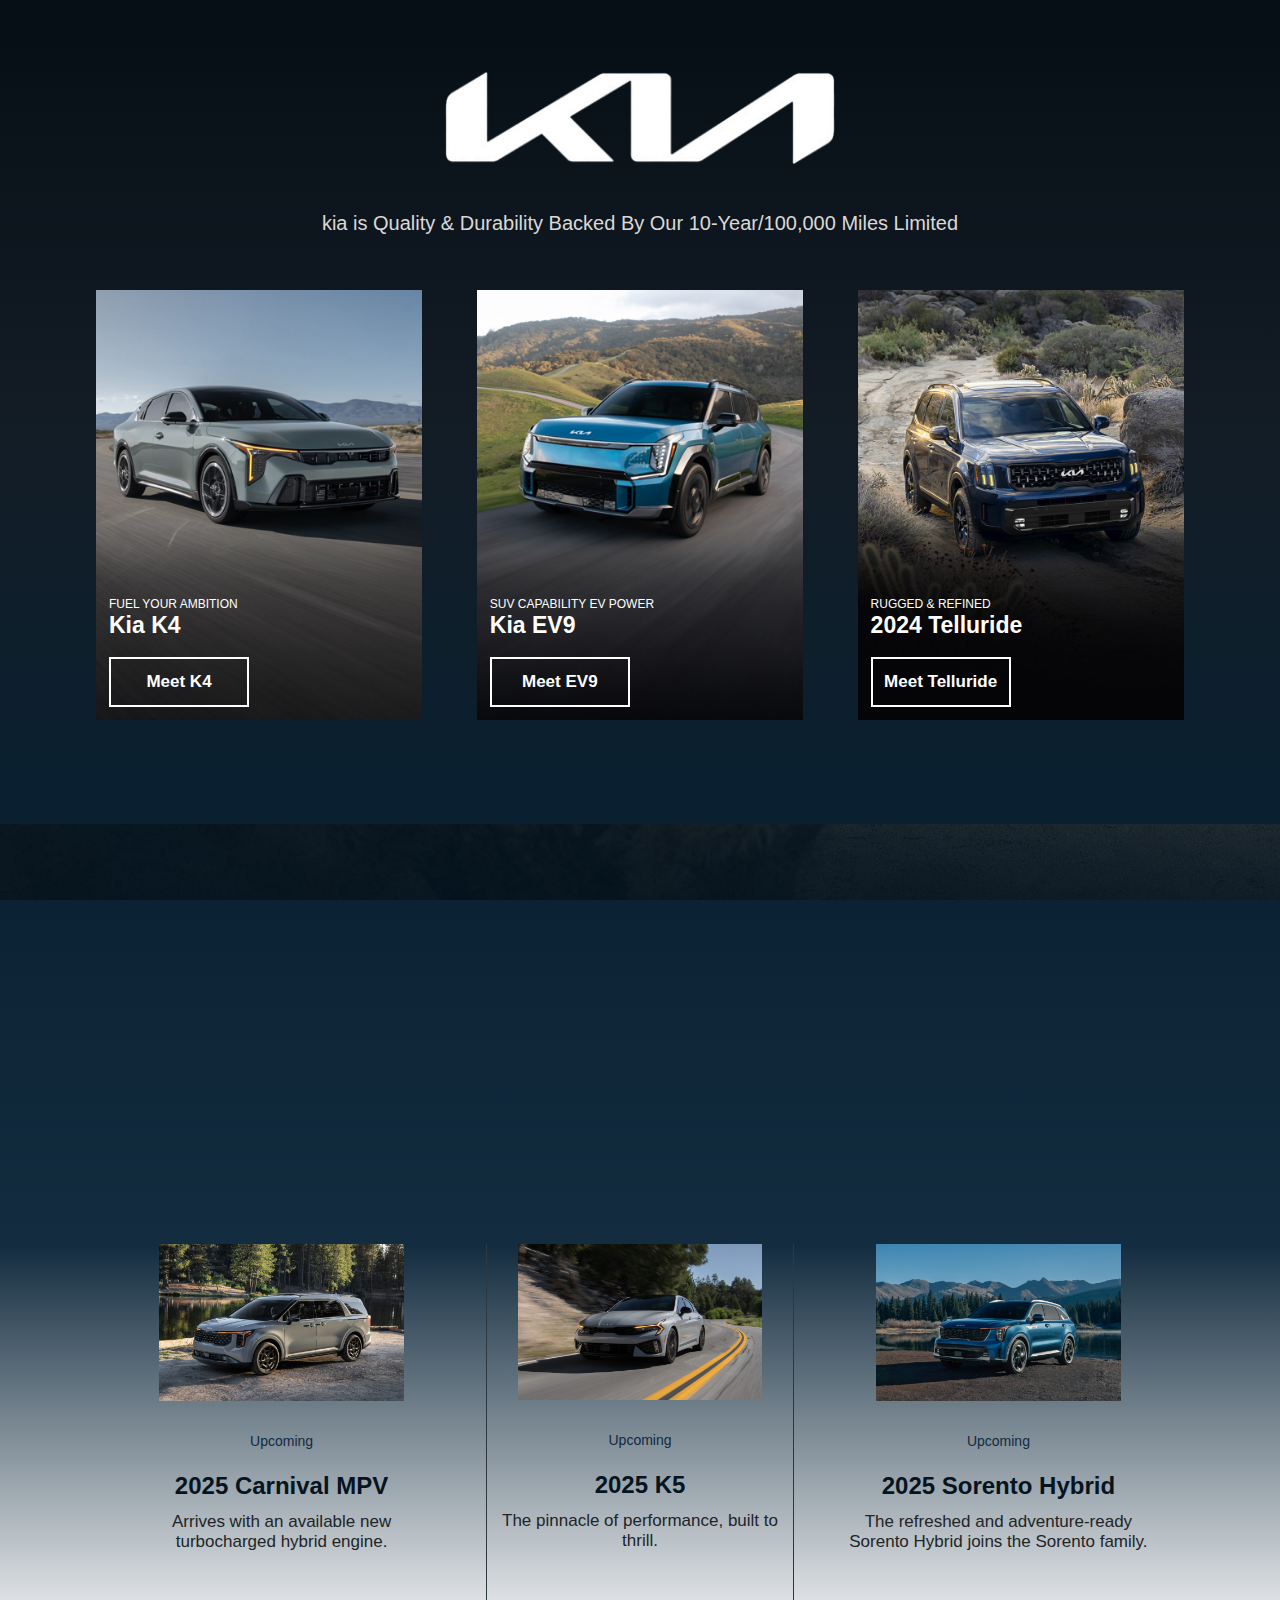
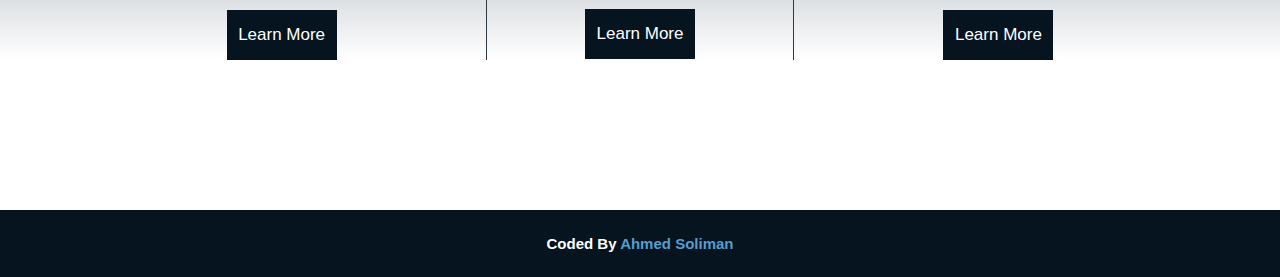
<file: index.html>
<!DOCTYPE html>
<html lang="en">
<head>
    <meta charset="UTF-8">
    <meta name="viewport" content="width=device-width, initial-scale=1.0">
    <link rel="stylesheet" href="css/style.css">
    <link rel="stylesheet" href="css/all.css">
    <link rel="stylesheet" href="https://cdnjs.cloudflare.com/ajax/libs/font-awesome/6.2.1/css/all.min.css" />
    <script src="js/script.js" defer></script>
    <title>KIA</title>
</head>
<body>

    <section class="kia-container">
            <div class="kia-content">
                <div class="kia-header">
                    <div class="kia-logo">
                        <img src="./images/kia-last.png" alt="this is kia logo">
                    </div> <!-- kia-logo -->
                    <div class="kia-title">
                        <p>kia is Quality & Durability Backed By Our 10-Year/100,000 Miles Limited</p>
                    </div> <!-- kia-title -->
                </div> <!-- kia-header -->

                <div class="kia-cars">

                    <div class="kia-car">
                        <img src="./images/kia_card-tout-k4.jpg" alt="this is kia car">
                        <div class="kia-car-info">
                            <span>FUEL YOUR AMBITION</span>
                            <h4>Kia K4</h4>
                            
                            <a href="page-1/index.html" target="_blank"><button class="kia-car-btn">Meet K4</button></a>
                        </div> <!-- kia-car-info -->
                    </div> <!-- kia-car -->

                    <div class="kia-car">
                        <img src="./images/kia_card-tout_EV9-v3.jpg" alt="this is kia car">
                        <div class="kia-car-info">
                            <span>SUV CAPABILITY EV POWER</span>
                            <h4>Kia EV9</h4>
                            <a href="page-1/index.html" target="_blank"><button class="kia-car-btn">Meet EV9</button></a>
                        </div> <!-- kia-car-info -->
                    </div> <!-- kia-car -->

                    <div class="kia-car">
                        <img src="./images/kia_card-tout_telluride_ruged_refine.jpg" alt="this is kia car">
                        <div class="kia-car-info">
                            <span>RUGGED & REFINED</span>
                            <h4>2024 Telluride</h4>
                            <a href="page-1/index.html" target="_blank"><button class="kia-car-btn">Meet Telluride</button></a>
                        </div> <!-- kia-car-info -->
                    </div> <!-- kia-car -->

                </div> <!-- kia-cars -->
            </div> <!-- kia-content -->

            <div class="kia-background-img"></div> <!-- kia-background-img -->

            <div class="kia-sec-footer">

                <div class="kia-footer-item">
                    <img src="./images/kia_homepage_feature-highlight_carnival.jpeg">
                    <div class="kia-footer-it-info">
                        <span>Upcoming</span>
                        <h2>2025 Carnival MPV</h2>
                        <p>Arrives with an available new turbocharged hybrid engine.</p>
                    </div> <!-- kia-footer-it-info -->
                    <div class="kia-footer-it-btn">
                        <a href="page-2/index.html" target="_blank"><button class="kia-car-btn">Learn More</button></a>
                    </div> <!-- kia-footer-it-btn -->
                </div> <!-- kia-footer-item -->

                <div class="kia-footer-item kia-footer-item-center ">
                    <img src="./images/kia_homepage_feature_highlight_k5.jpeg">
                    <div class="kia-footer-it-info">
                        <span>Upcoming</span>
                        <h2>2025 K5</h2>
                        <p>The pinnacle of performance, built to thrill.</p>
                    </div> <!-- kia-footer-it-info -->
                    <div class="kia-footer-it-btn">
                        <a href="page-2/index.html" target="_blank"><button class="kia-car-btn">Learn More</button></a>
                    </div> <!-- kia-footer-it-btn -->
                </div> <!-- kia-footer-item -->

                <div class="kia-footer-item">
                    <img src="./images/kia_homepage_feature_highlight_sorento.jpeg">
                    <div class="kia-footer-it-info">
                        <span>Upcoming</span>
                        <h2>2025 Sorento Hybrid</h2>
                        <p>The refreshed and adventure-ready Sorento Hybrid joins the Sorento family.</p>
                    </div> <!-- kia-footer-it-info -->
                    <div class="kia-footer-it-btn">
                        <a href="page-2/index.html" target="_blank"><button class="kia-car-btn">Learn More</button></a>
                    </div> <!-- kia-footer-it-btn -->
                </div> <!-- kia-footer-item -->

            </div><!-- kia-sec-footer -->
    </section>

    <footer class="footer-sec">
        <h3>Coded By <span>Ahmed Soliman</span></h3>
    </footer>

<script src="js/script.js" defer></script>
</body>
</html>
</file>
<file: css/style.css>
* {
    padding: 0;
    margin: 0;
    box-sizing: border-box;
}
/* body {

} */
.kia-container {
    width: 100%;
    /* background-color: #05141F; */
    background: -webkit-linear-gradient(top , #060e15 ,#131c25 , #092031 , #132c3f ,#fff  ) ;
    font-family: sans-serif;
}
.kia-content {
    width: 85%;
    margin: auto;
}
.kia-header {
    width: 100%;
    text-align: center;
}
.kia-logo img {
    width: 45%; 
    margin: -127px 0px -155px 0px;
}
.kia-title p {
    color: #dbd8d8;
    font-size: 20px;
}
.kia-cars {
    margin-top: 55px;
    width: 100%;
    display: grid;
    display: flex;
    position: relative;
    flex-direction: row;
    justify-content: space-evenly;
    align-items: center;
    gap: 5%;
}
.kia-car img {
    width: 100%;
    height: 100%;
}
.kia-car {
    transition: .5s;
}
.kia-car:hover {
    transform: scale(1.1 , 1.1);
}
.kia-car-info {
    position: absolute;
    z-index: 1;
    bottom: 0px;
    margin: 0px 0px 17px 13px;
}
.kia-car-info span {
    color: #fff;
    font-family:  'Segoe UI', Tahoma, Geneva, Verdana, sans-serif;
    font-size: 12px;
}
.kia-car-info h4 {
    color: #fff;
    font-family:'Segoe UI', Tahoma, Geneva, Verdana, sans-serif;
    font-size: 23px;
}
.kia-car-info .kia-car-btn {
    border: 2px solid #fff;
    color: #fff;
    font-size: 17px;
    font-weight: 700;
    margin-top: 18px;
    background-color: #05141f00;
    width: 140px;
    height: 50px;
    cursor: pointer;
}
.kia-car-btn:hover {
    background-color: #fff;
    color: #05141F;
    letter-spacing: 2px;
}
.kia-background-img {
    width: 100%;
    height: 350px;
    margin-top: 100px;
    background-image: url(../images/kia_telluride_2024_dynamic-hero-mep_XL.jpg);
    background-size: cover;
    background-attachment: fixed;
}
.kia-sec-footer {
    width: 80%;
    margin: 70px auto 150px auto;
    display: flex ;
    justify-content: space-between;
}
.kia-footer-item {
    width: 30%;
    text-align: center;
}
.kia-footer-item img {
    width: 80%;
}
.kia-footer-item-center {
    border-left: 1px solid #2e3840;
    border-right: 1px solid #2e3840;
}
.kia-footer-it-info {
    margin-top: 27px;
    height: 100px;
}
.kia-footer-it-info span {
    font-size: 14px;
    color: #0e2b41;
}
.kia-footer-it-info h2 {
    font-size: 14px;
    color: #05141F;
    font-size: 24px;
    margin-top: 22px ;
    margin-bottom: -10px;
}
.kia-footer-it-info p {
    color: #212528;
    font-size: 17px;
    font-family: 'Lucida Sans', 'Lucida Sans Regular', 'Lucida Grande', 'Lucida Sans Unicode', Geneva, Verdana, sans-serif;
    margin-top: 22px ;
}
.kia-footer-it-btn button {
    margin-top: 78px;
    width: 110px;
    height: 50px;
    background-color: #05141F;
    color: #fff;
    font-family: 'Trebuchet MS', 'Lucida Sans Unicode', 'Lucida Grande', 'Lucida Sans', Arial, sans-serif;
    font-size: 17px;
    border: none;
    cursor: pointer;
}
.kia-footer-it-btn button:hover {
    background-color: #fff;
    border: 1px solid #05141F;
    color: #05141F;
}

/* -----------------------------Footer---------------------------------------- */
.footer-sec {
    padding: 25px 0px;
    background: #05141F;
    text-align: center;
  }
  .footer-sec h3 {
    color: #ffffff;
    font-size: 15px;
    font-family: sans-serif;
  }
  .footer-sec h3 span {
    color: #569ed0;
    font-size: 15px;
    font-weight: bold;
    font-family: sans-serif;
  }
/* ////////////////////////////////////////////////////////////////// */
/* @media (max-width: 1150px) {
    .kia-cars {
        flex-direction: column;
    }
    .kia-logo img {
        margin: -57px 0px 0px 0px;
        width: 30%;
    }
}
@media (max-width: 650px) {
    .kia-logo img {
        margin: -7px 0px 0px 0px;
        width: 30%;
    }
    .kia-title p {
        font-size: 18px;
    }
}
@media (max-width: 430px) {
    .kia-logo img {
        margin: -7px 0px -40px 0px;
        width: 45%;
    }
    .kia-title p {
        font-size: 18px;
    }
} */
</file>
